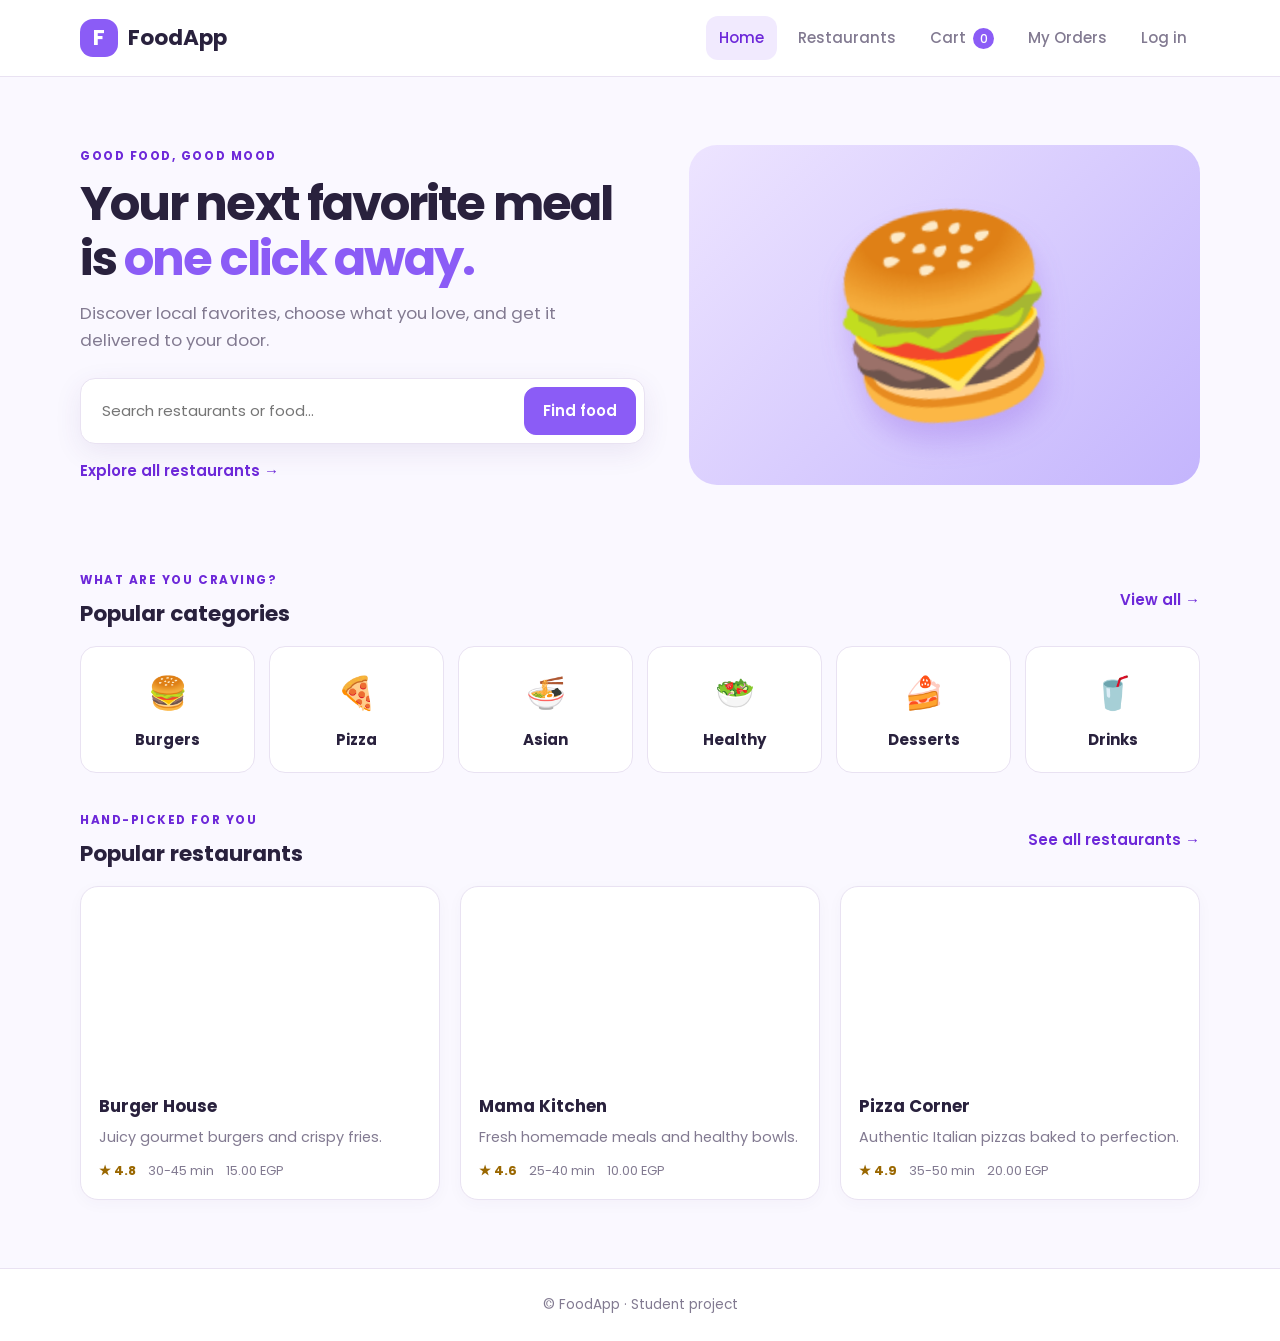
<file: index.html>
<!DOCTYPE html>
<html lang="en">
<head>
  <meta charset="utf-8">
  <meta name="viewport" content="width=device-width, initial-scale=1">
  <title>FoodApp | Discover great food</title>
  <link rel="preconnect" href="https://fonts.googleapis.com">
  <link rel="preconnect" href="https://fonts.gstatic.com" crossorigin>
  <link href="https://fonts.googleapis.com/css2?family=Poppins:wght@400;500;600;700&display=swap" rel="stylesheet">
  <link rel="stylesheet" href="css/common.css">
<link rel="stylesheet" href="css/home.css">
</head>
<body>
  <header id="site-header"></header>

  <main class="container">
    <section class="hero">
      <div class="hero-copy">
        <p class="eyebrow">GOOD FOOD, GOOD MOOD</p>
        <h1>Your next favorite meal is <span>one click away.</span></h1>
        <p>Discover local favorites, choose what you love, and get it delivered to your door.</p>
        <form class="search-form" action="restaurants.html">
          <input name="q" placeholder="Search restaurants or food..." aria-label="Search restaurants or food">
          <button class="btn">Find food</button>
        </form>
        <a class="text-link" href="restaurants.html">Explore all restaurants →</a>
      </div>
      <div class="hero-image" role="img" aria-label="Delicious burger and fries"></div>
    </section>

    <section class="section">
      <div class="section-heading">
        <div>
          <p class="eyebrow">WHAT ARE YOU CRAVING?</p>
          <h2>Popular categories</h2>
        </div>
        <a class="text-link" href="restaurants.html">View all →</a>
      </div>
      <div id="category-list" class="category-grid"></div>
    </section>

    <section class="section">
      <div class="section-heading">
        <div>
          <p class="eyebrow">HAND-PICKED FOR YOU</p>
          <h2>Popular restaurants</h2>
        </div>
        <a class="text-link" href="restaurants.html">See all restaurants →</a>
      </div>
      <div id="popular-list" class="restaurant-grid"></div>
    </section>
  </main>

  <footer class="footer">
    © FoodApp · Student project
  </footer>

  <script src="js/app.js"></script>
</body>
</html>
</file>
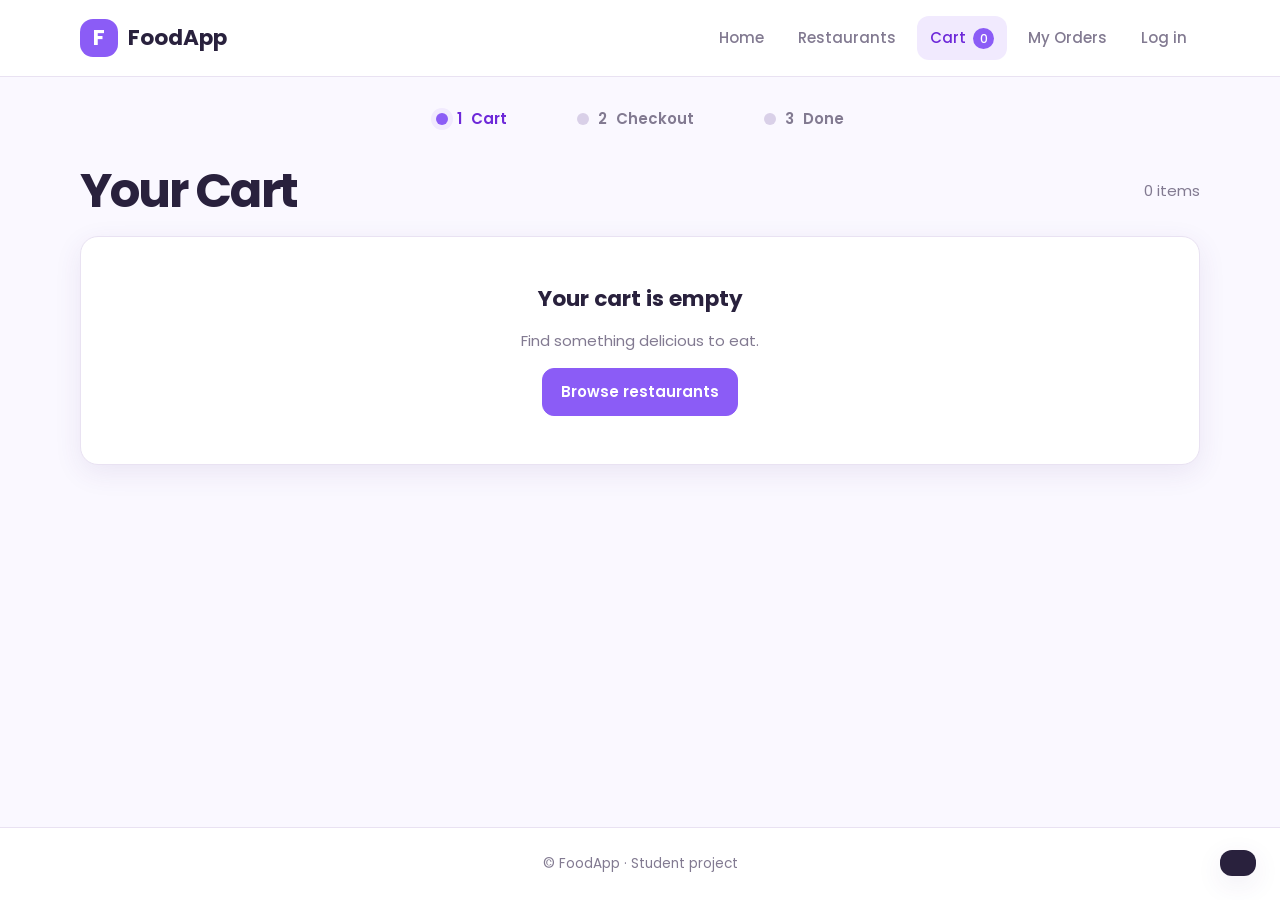
<file: cart.html>
<!DOCTYPE html>
<html lang="en">
<head>
  <meta charset="utf-8">
  <meta name="viewport" content="width=device-width, initial-scale=1">
  <title>Cart & Checkout | FoodApp</title>
  <link rel="preconnect" href="https://fonts.googleapis.com">
  <link rel="preconnect" href="https://fonts.gstatic.com" crossorigin>
  <link href="https://fonts.googleapis.com/css2?family=Poppins:wght@400;500;600;700&display=swap" rel="stylesheet">
  <link rel="stylesheet" href="css/common.css">
<link rel="stylesheet" href="css/cart.css">
</head>
<body>
  <header id="site-header"></header>

  <main class="container">
    <ol class="stepper">
      <li class="step active" id="step-cart">1 <span>Cart</span></li>
      <li class="step" id="step-checkout">2 <span>Checkout</span></li>
      <li class="step" id="step-done">3 <span>Done</span></li>
    </ol>

    <section id="cart-view">
      <div class="section-heading">
        <h1>Your Cart</h1>
        <span id="cart-count-label" class="muted"></span>
      </div>

      <div id="cart-empty" class="panel empty hidden">
        <h2>Your cart is empty</h2>
        <p>Find something delicious to eat.</p>
        <a class="btn" href="restaurants.html">Browse restaurants</a>
      </div>

      <div id="cart-content" class="two-column">
        <section class="panel">
          <div class="panel-heading">
            <h2>Items</h2>
            <button class="link-button" id="clear-cart">Clear cart</button>
          </div>
          <div id="cart-items"></div>
        </section>

        <aside class="panel summary">
          <h2>Order summary</h2>
          <div id="cart-summary"></div>
          <form id="promo-form" class="promo-form">
            <input id="promo-input" placeholder="Promo code" maxlength="20" aria-label="Promo code">
            <button class="btn btn-outline">Apply</button>
          </form>
          <p id="promo-msg" class="muted" aria-live="polite"></p>
          <button id="checkout-btn" class="btn full-width">Proceed to checkout</button>
          <a class="text-link centered" href="restaurants.html">← Continue shopping</a>
        </aside>
      </div>
    </section>

    <section id="checkout-view" class="hidden">
      <h1>Checkout</h1>
      <div class="two-column">
        <form id="checkout-form" class="panel">
          <h2>Delivery details</h2>
          <label>Full name <input id="fullName" required autocomplete="name"></label>
          <p class="error" id="err-fullName"></p>

          <label>Phone number <input id="phone" type="tel" required autocomplete="tel" placeholder="01012345678"></label>
          <p class="error" id="err-phone"></p>

          <label>Delivery address <textarea id="address" rows="3" required autocomplete="street-address"></textarea></label>
          <p class="error" id="err-address"></p>

          <label>Notes (optional) <textarea id="notes" rows="2" maxlength="200"></textarea></label>
          <p class="muted"><span id="notes-count">0</span>/200</p>

          <h2>Payment method</h2>
          <label class="radio-label">
            <input type="radio" name="payment" value="Cash on Delivery" checked> Cash on Delivery
          </label>
          <button class="btn full-width" id="place-btn" type="submit">Place order</button>
        </form>

        <aside class="panel summary">
          <h2>Your items</h2>
          <div id="items-preview"></div>
          <hr>
          <div id="checkout-summary"></div>
          <button type="button" id="back-btn" class="btn btn-outline full-width">← Back to cart</button>
        </aside>
      </div>
    </section>

    <section id="success-view" class="panel success hidden">
      <div class="success-mark">✓</div>
      <h1>Order placed successfully!</h1>
      <p class="muted">Your order is pending confirmation.</p>
      <p>Order ID: <strong id="order-id-text"></strong> <button id="copy-id" class="link-button">Copy</button></p>
      <div id="order-recap"></div>
      <div class="button-row">
        <a class="btn" href="orders.html">View my orders</a>
        <a class="btn btn-outline" href="index.html">Back to home</a>
      </div>
    </section>
  </main>

  <footer class="footer">
    © FoodApp · Student project
  </footer>

  <div id="toast" class="toast" role="status"></div>
  <script src="js/app.js"></script>
  <script src="js/cart.js"></script>
</body>
</html>
</file>
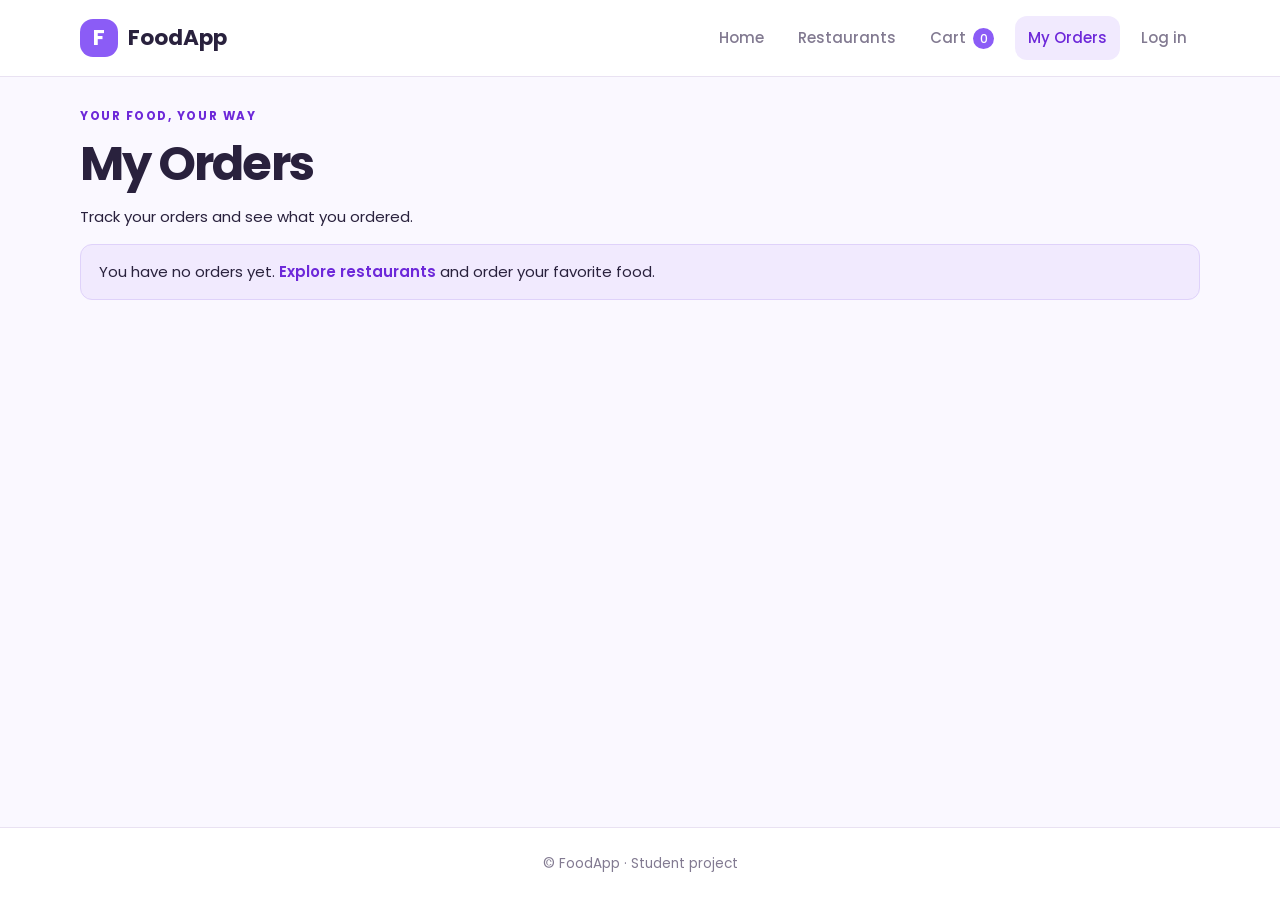
<file: orders.html>
<!DOCTYPE html>
<html lang="en">
<head>
  <meta charset="utf-8">
  <meta name="viewport" content="width=device-width, initial-scale=1">
  <title>My Orders | FoodApp</title>
  <link rel="preconnect" href="https://fonts.googleapis.com">
  <link rel="preconnect" href="https://fonts.gstatic.com" crossorigin>
  <link href="https://fonts.googleapis.com/css2?family=Poppins:wght@400;500;600;700&display=swap" rel="stylesheet">
  <link rel="stylesheet" href="css/common.css">
<link rel="stylesheet" href="css/orders.css">
</head>
<body>
  <header id="site-header"></header>

  <main class="container">
    <section class="page-intro">
      <p class="eyebrow">YOUR FOOD, YOUR WAY</p>
      <h1>My Orders</h1>
      <p>Track your orders and see what you ordered.</p>
    </section>

    <div id="orders-message" class="notice hidden"></div>
    <section id="orders-list" class="orders-list"></section>

    <div id="details-modal" class="modal hidden" role="dialog" aria-modal="true" aria-labelledby="modal-title">
      <div class="modal-card">
        <button id="close-modal" class="close-button" aria-label="Close">×</button>
        <p class="eyebrow">ORDER INFORMATION</p>
        <h2 id="modal-title">Order details</h2>
        <div id="order-details"></div>
      </div>
    </div>
  </main>

  <footer class="footer">
    © FoodApp · Student project
  </footer>

  <script src="js/app.js"></script>
  <script src="js/orders.js"></script>
</body>
</html>
</file>
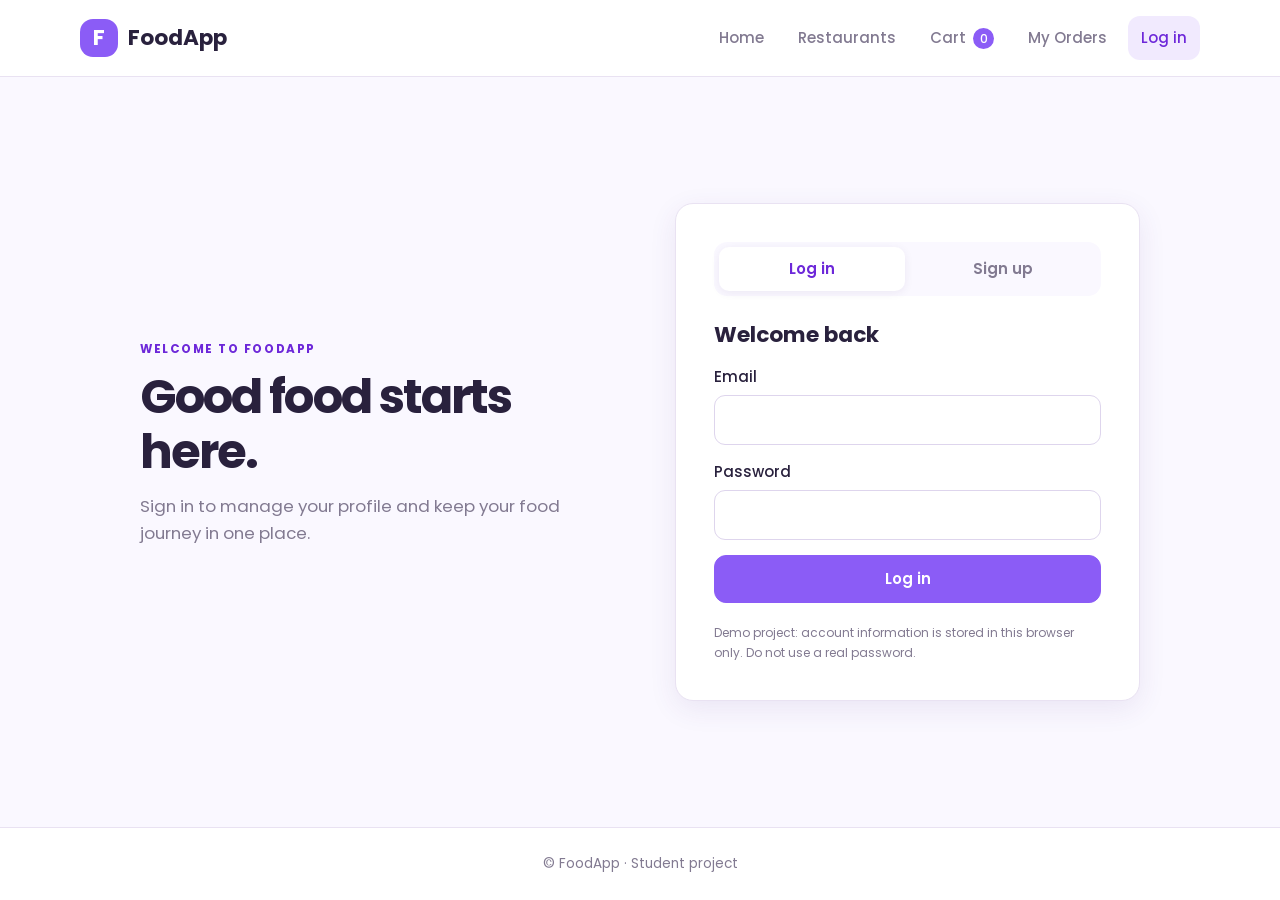
<file: profile.html>
<!DOCTYPE html>
<html lang="en">
<head>
  <meta charset="utf-8">
  <meta name="viewport" content="width=device-width, initial-scale=1">
  <title>Account | FoodApp</title>
  <link rel="preconnect" href="https://fonts.googleapis.com">
  <link rel="preconnect" href="https://fonts.gstatic.com" crossorigin>
  <link href="https://fonts.googleapis.com/css2?family=Poppins:wght@400;500;600;700&display=swap" rel="stylesheet">
  <link rel="stylesheet" href="css/common.css">
<link rel="stylesheet" href="css/profile.css">
</head>
<body>
  <header id="site-header"></header>

  <main class="container account-layout">
    <section class="account-art">
      <p class="eyebrow">WELCOME TO FOODAPP</p>
      <h1>Good food starts here.</h1>
      <p>Sign in to manage your profile and keep your food journey in one place.</p>
    </section>

    <section class="panel account-panel">
      <div id="auth-view">
        <div class="auth-tabs">
          <button class="auth-tab active" data-auth="login">Log in</button>
          <button class="auth-tab" data-auth="signup">Sign up</button>
        </div>

        <form id="login-form">
          <h2>Welcome back</h2>
          <label>Email<input id="login-email" type="email" required autocomplete="email"></label>
          <label>Password<input id="login-password" type="password" required autocomplete="current-password"></label>
          <p id="login-message" class="form-message" aria-live="polite"></p>
          <button class="btn full-width">Log in</button>
        </form>

        <form id="signup-form" class="hidden">
          <h2>Create your account</h2>
          <label>Full name<input id="signup-name" required autocomplete="name"></label>
          <label>Email<input id="signup-email" type="email" required autocomplete="email"></label>
          <label>Password<input id="signup-password" type="password" minlength="6" required autocomplete="new-password"></label>
          <p id="signup-message" class="form-message" aria-live="polite"></p>
          <button class="btn full-width">Create account</button>
        </form>
      </div>

      <div id="profile-view" class="hidden">
        <p class="eyebrow">YOUR ACCOUNT</p>
        <h2>My Profile</h2>
        <form id="profile-form">
          <label>Full name<input id="profile-name" required></label>
          <label>Email<input id="profile-email" type="email" required></label>
          <label>Phone<input id="profile-phone" type="tel"></label>
          <label>Delivery address<textarea id="profile-address" rows="3"></textarea></label>
          <p id="profile-message" class="form-message" aria-live="polite"></p>
          <button class="btn full-width">Save profile</button>
        </form>
        <button id="logout-btn" class="btn btn-outline full-width top-gap">Log out</button>
      </div>

      <p class="fine-print">Demo project: account information is stored in this browser only. Do not use a real password.</p>
    </section>
  </main>

  <footer class="footer">
    © FoodApp · Student project
  </footer>

  <script src="js/app.js"></script>
  <script src="js/profile.js"></script>
</body>
</html>
</file>
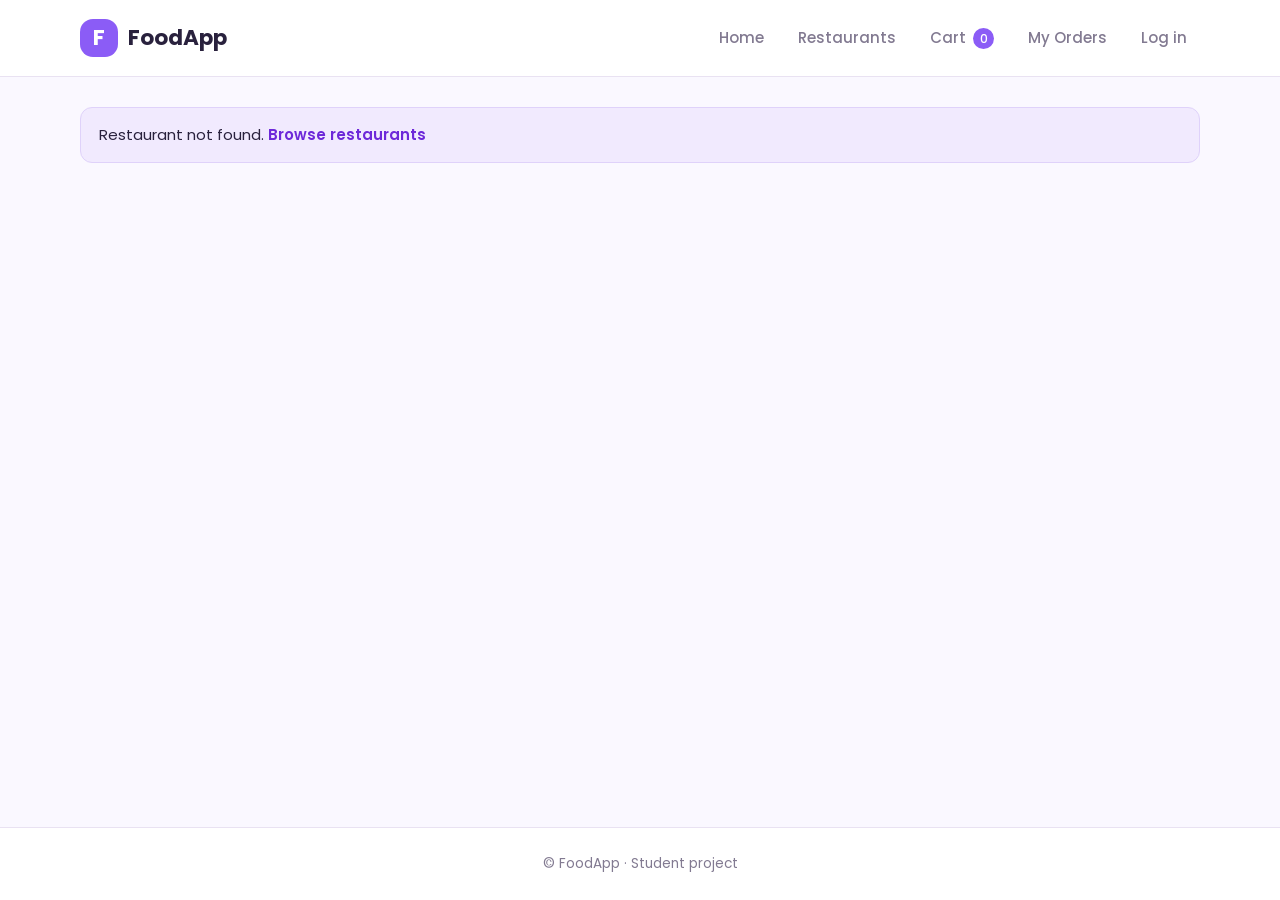
<file: restaurant-details.html>
<!DOCTYPE html>
<html lang="en">
<head>
  <meta charset="utf-8">
  <meta name="viewport" content="width=device-width, initial-scale=1">
  <title>Restaurant menu | FoodApp</title>
  <link rel="preconnect" href="https://fonts.googleapis.com">
  <link rel="preconnect" href="https://fonts.gstatic.com" crossorigin>
  <link href="https://fonts.googleapis.com/css2?family=Poppins:wght@400;500;600;700&display=swap" rel="stylesheet">
 <link rel="stylesheet" href="css/common.css">
<link rel="stylesheet" href="css/restaurant-details.css">
</head>
<body>
  <header id="site-header"></header>

  <main class="container" id="restaurant-details">
    <p class="notice">Loading restaurant...</p>
  </main>

  <footer class="footer">
    © FoodApp · Student project
  </footer>

  <script src="js/app.js"></script>
</body>
</html>
</file>
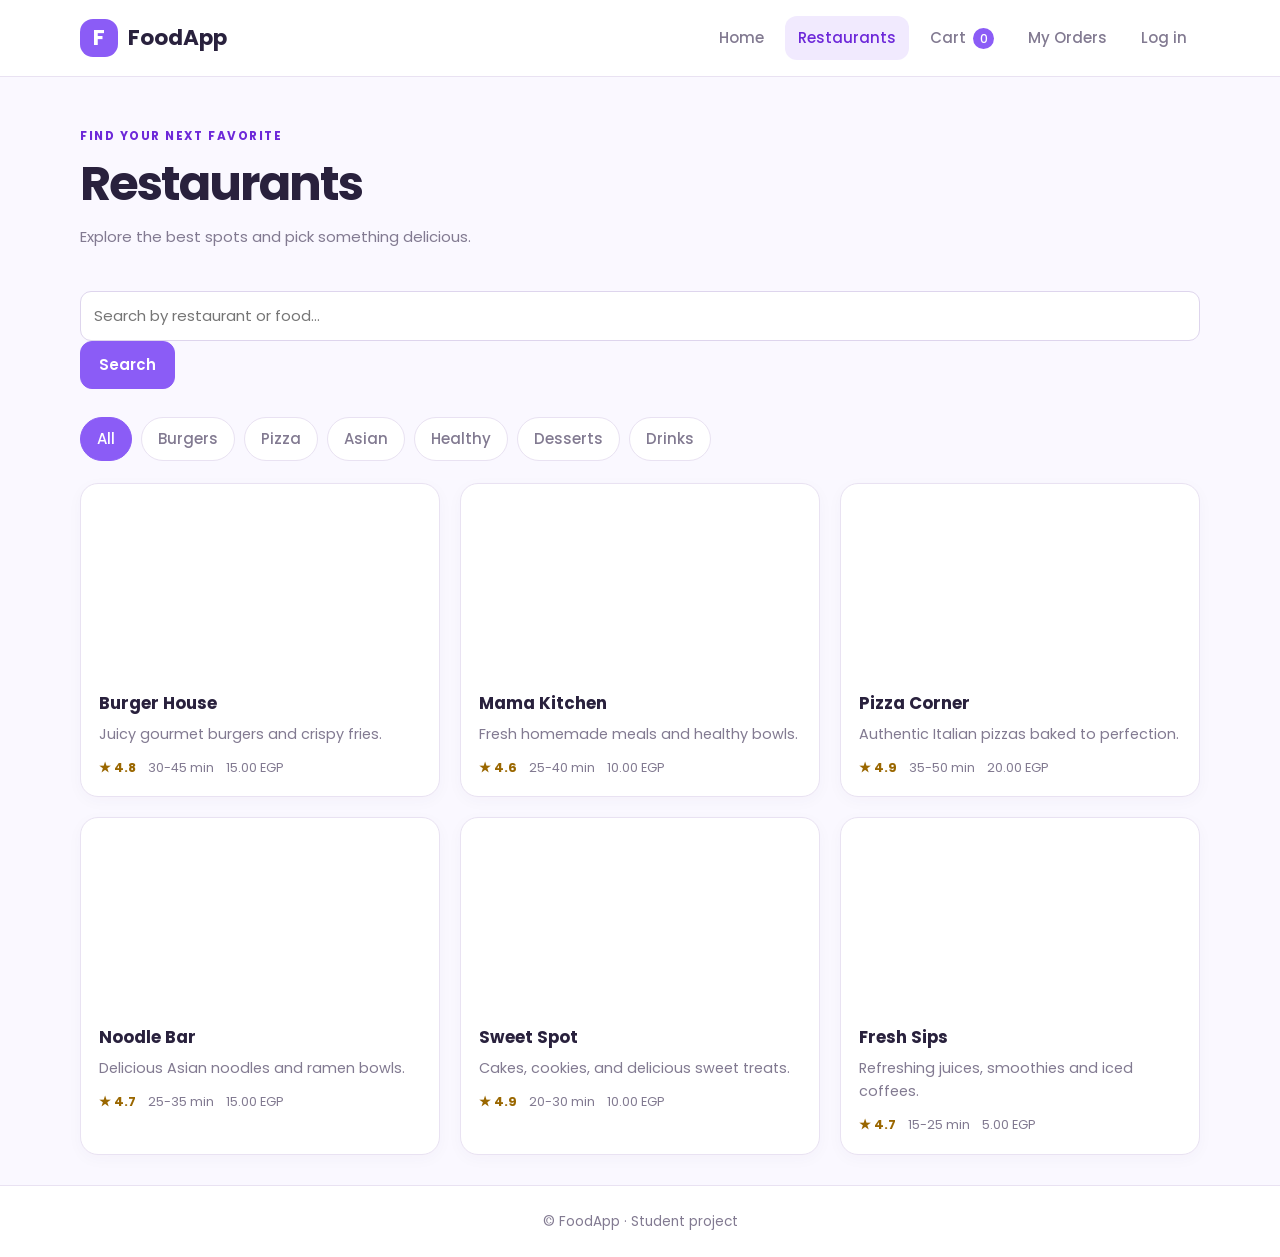
<file: restaurants.html>
<!DOCTYPE html>
<html lang="en">
<head>
  <meta charset="utf-8">
  <meta name="viewport" content="width=device-width, initial-scale=1">
  <title>Restaurants | FoodApp</title>
  <link rel="preconnect" href="https://fonts.googleapis.com">
  <link rel="preconnect" href="https://fonts.gstatic.com" crossorigin>
  <link href="https://fonts.googleapis.com/css2?family=Poppins:wght@400;500;600;700&display=swap" rel="stylesheet">
  <link rel="stylesheet" href="css/common.css">
<link rel="stylesheet" href="css/restaurants.css">
</head>
<body>
  <header id="site-header"></header>
  
  <main class="container">
    <section class="page-intro">
      <p class="eyebrow">FIND YOUR NEXT FAVORITE</p>
      <h1>Restaurants</h1>
      <p>Explore the best spots and pick something delicious.</p>
    </section>
    
    <form class="search-form page-search" id="restaurant-search">
      <input id="restaurant-query" placeholder="Search by restaurant or food..." aria-label="Search restaurants">
      <button class="btn">Search</button>
    </form>
    
    <div id="filter-list" class="filter-list"></div>
    <div id="restaurant-list" class="restaurant-grid"></div>
    <p id="no-results" class="notice hidden">No restaurants found. Try another search or category.</p>
  </main>

  <footer class="footer">
    © FoodApp · Student project
  </footer>

  <script src="js/app.js"></script>
</body>
</html>
</file>
<file: css/common.css>
/* --- FoodApp Shared Styles (White & Purple Theme) --- */

:root {
  --primary: #8b5cf6;
  --primary-dark: #6d28d9;
  --primary-soft: #f1eafe;
  --bg: #faf8ff;
  --surface: #fff;
  --text: #29213d;
  --muted: #827a91;
  --line: #e9e2f2;
  --success: #168a55;
  --danger: #d14363;
  --radius: 18px;
  --shadow: 0 8px 28px rgba(76, 42, 130, .09);
  --font: 'Poppins', sans-serif;
}

*,
*::before,
*::after {
  box-sizing: border-box;
}

html {
  scroll-behavior: smooth;
}

body {
  margin: 0;
  background: var(--bg);
  color: var(--text);
  font-family: var(--font);
  font-size: 15px;
  line-height: 1.6;
}

a {
  color: inherit;
  text-decoration: none;
}

button,
input,
textarea {
  font: inherit;
}

button {
  cursor: pointer;
}

img {
  max-width: 100%;
}

/* --- Typography & Layout --- */
.container {
  width: min(1120px, calc(100% - 36px));
  margin-inline: auto;
  padding-block: 30px;
  min-height: calc(100vh - 150px);
}

.hidden {
  display: none !important;
}

.muted {
  color: var(--muted);
}

h1,
h2,
h3,
p {
  margin-top: 0;
}

h1 {
  font-size: clamp(2rem, 4vw, 3rem);
  line-height: 1.15;
  letter-spacing: -.04em;
  margin-bottom: 14px;
}

h2 {
  font-size: 1.35rem;
  line-height: 1.3;
  margin-bottom: 16px;
}

h3 {
  font-size: 1.05rem;
  line-height: 1.35;
  margin-bottom: 8px;
}

/* --- Navigation & Brand --- */
.site-nav {
  background: #fff;
  border-bottom: 1px solid var(--line);
  position: sticky;
  top: 0;
  z-index: 20;
}

.nav-inner {
  width: min(1120px, calc(100% - 36px));
  min-height: 76px;
  margin: auto;
  display: flex;
  align-items: center;
  justify-content: space-between;
  gap: 24px;
}

.brand {
  font-size: 1.35rem;
  font-weight: 700;
  display: flex;
  align-items: center;
  gap: 10px;
  white-space: nowrap;
}

.brand-mark {
  display: grid;
  place-items: center;
  width: 38px;
  height: 38px;
  border-radius: 13px;
  background: var(--primary);
  color: white;
}

.nav-links {
  display: flex;
  align-items: center;
  gap: 8px;
}

.nav-links a {
  padding: 10px 13px;
  border-radius: 12px;
  color: var(--muted);
  font-weight: 500;
  transition: .2s;
}

.nav-links a:hover,
.nav-links a.active {
  background: var(--primary-soft);
  color: var(--primary-dark);
}

.cart-count {
  display: inline-grid;
  place-items: center;
  min-width: 21px;
  height: 21px;
  padding: 0 5px;
  border-radius: 20px;
  background: var(--primary);
  color: #fff;
  font-size: .75rem;
  margin-left: 3px;
}

/* --- Buttons & Links --- */
.btn {
  display: inline-flex;
  align-items: center;
  justify-content: center;
  gap: 8px;
  background: var(--primary);
  color: #fff;
  border: 1px solid var(--primary);
  border-radius: 12px;
  padding: 11px 18px;
  font-weight: 600;
  transition: background .2s, transform .2s;
  white-space: nowrap;
}

.btn:hover {
  background: var(--primary-dark);
  border-color: var(--primary-dark);
  transform: translateY(-1px);
}

.btn-outline {
  background: #fff;
  color: var(--primary-dark);
  border-color: #d7c8f5;
}

.btn-outline:hover {
  background: var(--primary-soft);
  color: var(--primary-dark);
  border-color: var(--primary);
}

.full-width {
  width: 100%;
}

.text-link {
  color: var(--primary-dark);
  font-weight: 600;
}

.text-link:hover {
  text-decoration: underline;
}

.link-button {
  background: none;
  border: 0;
  color: var(--primary-dark);
  font-weight: 600;
  padding: 4px;
}

/* --- Sections, Panels & Components --- */
.section {
  margin-block: 38px;
}

.section-heading {
  display: flex;
  align-items: center;
  justify-content: space-between;
  gap: 18px;
  margin-bottom: 18px;
}

.section-heading h1,
.section-heading h2 {
  margin-bottom: 0;
}

.eyebrow {
  text-transform: uppercase;
  letter-spacing: .13em;
  font-size: .74rem;
  font-weight: 700;
  color: var(--primary-dark);
  margin-bottom: 10px;
}

.panel {
  background: #fff;
  border: 1px solid var(--line);
  border-radius: var(--radius);
  padding: 24px;
  box-shadow: var(--shadow);
}

/* --- Forms & Inputs --- */
input:not([type=radio]):not([type=checkbox]),
textarea {
  width: 100%;
  min-width: 0;
  border: 1px solid #ded5ed;
  border-radius: 11px;
  background: #fff;
  color: var(--text);
  padding: 12px 13px;
  outline: none;
  transition: border .2s, box-shadow .2s;
}

input:focus,
textarea:focus {
  border-color: var(--primary);
  box-shadow: 0 0 0 3px #8b5cf61c;
}

textarea {
  resize: vertical;
}

label {
  display: block;
  font-weight: 500;
  margin-bottom: 15px;
}

label input,
label textarea {
  margin-top: 6px;
}

hr {
  border: 0;
  border-top: 1px solid var(--line);
  margin: 18px 0;
}

.notice {
  padding: 15px 18px;
  border: 1px solid #dfd2fa;
  background: var(--primary-soft);
  border-radius: 12px;
  color: var(--text);
}

.error {
  color: var(--danger);
  font-size: .85rem;
  margin: -9px 0 12px;
}

.form-message {
  color: var(--primary-dark);
  font-size: .9rem;
}

/* --- Utilities & Toast --- */
.top-gap {
  margin-top: 12px;
}

.centered {
  text-align: center;
  display: block;
  margin-top: 15px;
}

.rating {
  color: #9a6700;
  font-weight: 700;
}

.toast {
  position: fixed;
  bottom: 24px;
  right: 24px;
  z-index: 50;
  background: #29213d;
  color: #fff;
  padding: 13px 18px;
  border-radius: 12px;
  box-shadow: var(--shadow);
  max-width: calc(100% - 48px);
}

.footer {
  text-align: center;
  color: var(--muted);
  padding: 25px 18px;
  border-top: 1px solid var(--line);
  background: #fff;
  font-size: .85rem;
}

/* --- Responsive Media Queries --- */
@media (max-width: 700px) {
  .nav-inner {
    align-items: flex-start;
    flex-direction: column;
    padding: 14px 0;
    gap: 8px;
  }
  .nav-links {
    width: 100%;
    overflow-x: auto;
    padding-bottom: 3px;
  }
  .nav-links a {
    white-space: nowrap;
    padding: 8px 10px;
  }
  .container {
    width: min(100% - 24px, 1120px);
    padding-top: 22px;
  }
  .panel {
    padding: 18px;
  }
  .section-heading {
    align-items: flex-start;
  }
}
</file>
<file: css/home.css>
/* --- Hero Section & Search Form --- */
.hero {
  display: grid;
  grid-template-columns: 1.05fr .95fr;
  align-items: center;
  gap: 44px;
  padding: 38px 0 48px;
}

.hero-copy > p:not(.eyebrow) {
  max-width: 540px;
  color: var(--muted);
  font-size: 1.05rem;
}

.hero h1 span {
  color: var(--primary);
}

.search-form {
  display: flex;
  gap: 10px;
  padding: 8px;
  background: #fff;
  border: 1px solid var(--line);
  border-radius: 15px;
  box-shadow: var(--shadow);
  max-width: 590px;
  margin: 24px 0 15px;
}

.search-form input:not([type=radio]) {
  border: 0 !important;
  box-shadow: none !important;
}

.hero-image {
  min-height: 340px;
  border-radius: 28px;
  background: linear-gradient(135deg, #ede4ff, #c4b5fd);
  position: relative;
  overflow: hidden;
}

.hero-image:before {
  content: '🍔';
  position: absolute;
  font-size: clamp(7rem, 15vw, 12rem);
  inset: 0;
  display: grid;
  place-items: center;
  filter: drop-shadow(0 18px 14px #6d28d933);
  transform: rotate(-8deg);
}

/* --- Category Grid & Cards --- */
.category-grid {
  display: grid;
  grid-template-columns: repeat(6, minmax(0, 1fr));
  gap: 14px;
}

.category-card {
  display: flex;
  flex-direction: column;
  align-items: center;
  gap: 10px;
  padding: 20px 10px;
  background: #fff;
  border: 1px solid var(--line);
  border-radius: 16px;
  transition: .2s;
}

.category-card:hover {
  border-color: #c4b5fd;
  background: var(--primary-soft);
  transform: translateY(-3px);
}

.category-emoji {
  font-size: 2rem;
}

/* --- Restaurant Grid & Cards --- */
.restaurant-grid {
  display: grid;
  grid-template-columns: repeat(3, minmax(0, 1fr));
  gap: 20px;
}

.restaurant-card {
  display: block;
  overflow: hidden;
  background: #fff;
  border: 1px solid var(--line);
  border-radius: 18px;
  transition: .22s;
  box-shadow: 0 4px 16px #38205d08;
}

.restaurant-card:hover {
  transform: translateY(-4px);
  border-color: #c4b5fd;
  box-shadow: var(--shadow);
}

.restaurant-photo {
  height: 190px;
  background: linear-gradient(135deg, #eee5ff, #c4b5fd);
  background-position: center;
  background-size: cover;
}

.restaurant-body {
  padding: 18px;
}

.restaurant-body p {
  color: var(--muted);
  font-size: .9rem;
  margin-bottom: 12px;
}

.restaurant-meta {
  display: flex;
  flex-wrap: wrap;
  gap: 12px;
  color: var(--muted);
  font-size: .8rem;
}

/* --- Page Intro & Filters --- */
.page-intro {
  padding: 20px 0 15px;
}

.page-intro > p:last-child {
  color: var(--muted);
}

.page-search {
  max-width: 100%;
  margin: 12px 0 20px;
}

.filter-list {
  display: flex;
  gap: 9px;
  overflow-x: auto;
  padding: 8px 0 22px;
}

.filter-chip {
  border: 1px solid var(--line);
  background: #fff;
  color: var(--muted);
  padding: 9px 16px;
  border-radius: 30px;
  white-space: nowrap;
  font-weight: 500;
}

.filter-chip:hover,
.filter-chip.active {
  background: var(--primary);
  border-color: var(--primary);
  color: #fff;
}

/* --- Detail Hero Section --- */
.detail-hero {
  display: grid;
  grid-template-columns: .9fr 1.1fr;
  align-items: center;
  gap: 30px;
  margin: 20px 0 36px;
}

.detail-photo {
  min-height: 270px;
  border-radius: 22px;
  background: linear-gradient(135deg, #eee5ff, #c4b5fd);
  background-size: cover;
  background-position: center;
}

/* --- Menu Grid & Items --- */
.menu-grid {
  display: grid;
  grid-template-columns: repeat(2, minmax(0, 1fr));
  gap: 15px;
}

.menu-item {
  display: flex;
  align-items: center;
  gap: 14px;
  padding: 16px;
  background: #fff;
  border: 1px solid var(--line);
  border-radius: 16px;
}

.menu-emoji {
  display: grid;
  place-items: center;
  flex: 0 0 65px;
  height: 65px;
  border-radius: 13px;
  background: var(--primary-soft);
  font-size: 2rem;
}

.menu-item-info {
  flex: 1;
  min-width: 0;
}

.menu-item-info p {
  font-size: .84rem;
  color: var(--muted);
  margin-bottom: 6px;
}

.menu-price {
  font-weight: 700;
  color: var(--primary-dark);
}

.add-btn {
  border: 0;
  border-radius: 10px;
  padding: 9px 12px;
  background: var(--primary-soft);
  color: var(--primary-dark);
  font-weight: 700;
}

.add-btn:hover {
  background: var(--primary);
  color: white;
}

/* --- Responsive Media Queries --- */
@media (max-width: 850px) {
  .hero {
    grid-template-columns: 1fr;
    gap: 24px;
  }
  .hero-image {
    min-height: 240px;
  }
  .category-grid {
    grid-template-columns: repeat(3, minmax(0, 1fr));
  }
  .restaurant-grid {
    grid-template-columns: repeat(2, minmax(0, 1fr));
  }
  .detail-hero {
    grid-template-columns: 1fr;
  }
  .detail-photo {
    min-height: 230px;
  }
}

@media (max-width: 560px) {
  .restaurant-grid,
  .menu-grid {
    grid-template-columns: 1fr;
  }
  .search-form {
    flex-wrap: wrap;
  }
  .search-form .btn {
    width: 100%;
  }
  .restaurant-photo {
    height: 210px;
  }
  .menu-item {
    align-items: flex-start;
  }
  .menu-emoji {
    flex-basis: 54px;
    height: 54px;
    font-size: 1.6rem;
  }
}
</file>
<file: css/cart.css>
/* --- Stepper & Progress Bar --- */
.stepper {
  list-style: none;
  display: flex;
  justify-content: center;
  gap: clamp(15px, 6vw, 70px);
  padding: 0;
  margin: 0 auto 32px;
  color: var(--muted);
}

.step {
  display: flex;
  align-items: center;
  gap: 9px;
  font-weight: 600;
}

.step:first-child {
  margin-left: 0;
}

.step:before {
  content: '';
  display: inline-block;
  width: 12px;
  height: 12px;
  border-radius: 50%;
  background: #d9d0e8;
}

.step.active {
  color: var(--primary-dark);
}

.step.active:before {
  background: var(--primary);
  box-shadow: 0 0 0 5px var(--primary-soft);
}

/* --- Layout, Summary & Promo Form --- */
.two-column {
  display: grid;
  grid-template-columns: minmax(0, 1.4fr) minmax(280px, .8fr);
  gap: 22px;
  align-items: start;
}

.panel-heading {
  display: flex;
  align-items: center;
  justify-content: space-between;
  gap: 12px;
}

.summary {
  position: sticky;
  top: 100px;
}

.promo-form {
  display: flex;
  gap: 8px;
  margin-top: 18px;
}

.promo-form .btn {
  padding-inline: 13px;
}

.summary-line {
  display: flex;
  justify-content: space-between;
  gap: 15px;
  padding: 10px 0;
  border-bottom: 1px solid #f0ebf6;
}

.summary-line.total {
  font-size: 1.1rem;
  font-weight: 700;
  border-bottom: 0;
  padding-top: 15px;
}

/* --- Cart Items & Quantity Controls --- */
.cart-row {
  display: grid;
  grid-template-columns: 76px minmax(0, 1fr) auto;
  gap: 15px;
  align-items: center;
  padding: 18px 0;
  border-bottom: 1px solid var(--line);
}

.cart-row h3 {
  margin-bottom: 4px;
}

.cart-row p {
  margin-bottom: 7px;
}

.cart-thumb {
  width: 76px;
  height: 76px;
  display: grid;
  place-items: center;
  border-radius: 14px;
  background: var(--primary-soft);
  font-size: 2rem;
  overflow: hidden;
}

.cart-thumb img {
  width: 100%;
  height: 100%;
  object-fit: cover;
}

.qty-controls {
  display: flex;
  align-items: center;
  gap: 9px;
  flex-wrap: wrap;
}

.qty-controls button {
  border: 1px solid var(--line);
  border-radius: 8px;
  background: #fff;
  color: var(--primary-dark);
  padding: 3px 9px;
}

.qty-controls .remove-item {
  border: 0;
  color: var(--danger);
}

.price {
  white-space: nowrap;
}

/* --- Empty States & Success Feedback --- */
.empty {
  text-align: center;
  padding: 48px 20px;
}

.empty p {
  color: var(--muted);
}

.radio-label {
  display: flex;
  align-items: center;
  gap: 10px;
  margin: 10px 0 20px;
}

.success {
  text-align: center;
  max-width: 700px;
  margin: 30px auto;
}

.success-mark {
  width: 70px;
  height: 70px;
  margin: 0 auto 20px;
  display: grid;
  place-items: center;
  border-radius: 50%;
  background: #e4f8ec;
  color: var(--success);
  font-size: 2rem;
}

.button-row {
  display: flex;
  justify-content: center;
  gap: 12px;
  flex-wrap: wrap;
  margin-top: 24px;
}

/* --- Responsive Media Queries --- */
@media (max-width: 780px) {
  .two-column {
    grid-template-columns: 1fr;
  }
  .summary {
    position: static;
  }
  .stepper {
    gap: 20px;
  }
  .cart-row {
    grid-template-columns: 60px minmax(0, 1fr);
  }
  .cart-thumb {
    width: 60px;
    height: 60px;
  }
  .cart-row > .price {
    grid-column: 2;
  }
}
</file>
<file: css/orders.css>
/* --- Orders List & Cards --- */
.orders-list {
  display: grid;
  gap: 16px;
}

.order-card {
  background: #fff;
  border: 1px solid var(--line);
  border-radius: 18px;
  padding: 22px;
  box-shadow: 0 4px 18px #38205d08;
}

.order-card-top,
.order-card-bottom {
  display: flex;
  justify-content: space-between;
  align-items: center;
  gap: 16px;
  flex-wrap: wrap;
}

.order-id {
  font-weight: 700;
  color: var(--primary-dark);
}

.order-date,
.order-items {
  color: var(--muted);
  font-size: .9rem;
}

.order-status {
  display: inline-block;
  border-radius: 30px;
  padding: 6px 12px;
  background: var(--primary-soft);
  color: var(--primary-dark);
  font-weight: 600;
  font-size: .8rem;
}

.total-price {
  font-size: 1.15rem;
}

/* --- Modal & Details --- */
.modal {
  position: fixed;
  inset: 0;
  background: #21163399;
  display: grid;
  place-items: center;
  padding: 20px;
  z-index: 40;
}

.modal-card {
  position: relative;
  background: #fff;
  border-radius: 20px;
  padding: 28px;
  width: min(560px, 100%);
  max-height: 85vh;
  overflow: auto;
  box-shadow: var(--shadow);
}

.close-button {
  position: absolute;
  right: 16px;
  top: 12px;
  border: 0;
  background: var(--primary-soft);
  color: var(--primary-dark);
  border-radius: 50%;
  width: 36px;
  height: 36px;
  font-size: 1.4rem;
}

.order-detail-line {
  display: flex;
  justify-content: space-between;
  gap: 15px;
  padding: 10px 0;
  border-bottom: 1px solid var(--line);
}
</file>
<file: css/profile.css>
/* --- Account Layout & Art --- */
.account-layout {
  display: grid;
  grid-template-columns: 1fr 1fr;
  align-items: center;
  gap: clamp(24px, 6vw, 70px);
  max-width: 1000px;
}

.account-art {
  padding: 35px 0;
}

.account-art h1 {
  max-width: 430px;
}

.account-art > p:last-child {
  max-width: 430px;
  color: var(--muted);
  font-size: 1.05rem;
}

.account-panel {
  padding: clamp(22px, 4vw, 38px);
}

/* --- Auth Tabs & Form --- */
.auth-tabs {
  display: grid;
  grid-template-columns: 1fr 1fr;
  gap: 6px;
  padding: 5px;
  background: var(--bg);
  border-radius: 13px;
  margin-bottom: 25px;
}

.auth-tab {
  border: 0;
  background: transparent;
  border-radius: 10px;
  padding: 10px;
  color: var(--muted);
  font-weight: 600;
}

.auth-tab.active {
  background: #fff;
  color: var(--primary-dark);
  box-shadow: 0 2px 10px #38205d12;
}

.fine-print {
  font-size: .75rem;
  color: var(--muted);
  margin: 20px 0 0;
}

.form-message:empty {
  display: none;
}

/* --- Responsive Media Queries --- */
@media (max-width: 760px) {
  .account-layout {
    grid-template-columns: 1fr;
    gap: 10px;
  }
  .account-art {
    padding: 10px 0;
  }
  .account-art h1 {
    font-size: 2.1rem;
  }
}
</file>
<file: css/restaurant-details.css>
/* --- Detail Hero Section --- */
.detail-hero {
  display: grid;
  grid-template-columns: .9fr 1.1fr;
  align-items: center;
  gap: 30px;
  margin: 20px 0 36px;
}

.detail-photo {
  min-height: 270px;
  border-radius: 22px;
  background: linear-gradient(135deg, #eee5ff, #c4b5fd);
  background-size: cover;
  background-position: center;
}

.detail-hero .text-link {
  display: inline-block;
  margin-bottom: 12px;
}

/* --- Menu Grid & Items --- */
.menu-grid {
  display: grid;
  grid-template-columns: repeat(2, minmax(0, 1fr));
  gap: 15px;
}

.menu-item {
  display: flex;
  align-items: center;
  gap: 14px;
  padding: 16px;
  background: #fff;
  border: 1px solid var(--line);
  border-radius: 16px;
}

.menu-emoji {
  display: grid;
  place-items: center;
  flex: 0 0 65px;
  height: 65px;
  border-radius: 13px;
  background: var(--primary-soft);
  font-size: 2rem;
}

.menu-item-info {
  flex: 1;
  min-width: 0;
}

.menu-item-info p {
  font-size: .84rem;
  color: var(--muted);
  margin-bottom: 6px;
}

.menu-price {
  font-weight: 700;
  color: var(--primary-dark);
}

.add-btn {
  border: 0;
  border-radius: 10px;
  padding: 9px 12px;
  background: var(--primary-soft);
  color: var(--primary-dark);
  font-weight: 700;
}

.add-btn:hover {
  background: var(--primary);
  color: white;
}

/* --- Responsive Media Queries --- */
@media (max-width: 850px) {
  .detail-hero {
    grid-template-columns: 1fr;
  }
  .detail-photo {
    min-height: 230px;
  }
}

@media (max-width: 560px) {
  .menu-grid {
    grid-template-columns: 1fr;
  }
  .menu-item {
    align-items: flex-start;
  }
  .menu-emoji {
    flex-basis: 54px;
    height: 54px;
    font-size: 1.6rem;
  }
}
</file>
<file: css/restaurants.css>
/* --- Page Intro & Search --- */
.page-intro {
  padding: 20px 0 15px;
}

.page-intro > p:last-child {
  color: var(--muted);
}

.page-search {
  max-width: 100%;
  margin: 12px 0 20px;
}

/* --- Filter List & Chips --- */
.filter-list {
  display: flex;
  gap: 9px;
  overflow-x: auto;
  padding: 8px 0 22px;
}

.filter-chip {
  border: 1px solid var(--line);
  background: #fff;
  color: var(--muted);
  padding: 9px 16px;
  border-radius: 30px;
  white-space: nowrap;
  font-weight: 500;
}

.filter-chip:hover,
.filter-chip.active {
  background: var(--primary);
  border-color: var(--primary);
  color: #fff;
}

/* --- Restaurant Grid & Cards --- */
.restaurant-grid {
  display: grid;
  grid-template-columns: repeat(3, minmax(0, 1fr));
  gap: 20px;
}

.restaurant-card {
  display: block;
  overflow: hidden;
  background: #fff;
  border: 1px solid var(--line);
  border-radius: 18px;
  transition: .22s;
  box-shadow: 0 4px 16px #38205d08;
}

.restaurant-card:hover {
  transform: translateY(-4px);
  border-color: #c4b5fd;
  box-shadow: var(--shadow);
}

.restaurant-photo {
  height: 190px;
  background: linear-gradient(135deg, #eee5ff, #c4b5fd);
  background-position: center;
  background-size: cover;
}

.restaurant-body {
  padding: 18px;
}

.restaurant-body p {
  color: var(--muted);
  font-size: .9rem;
  margin-bottom: 12px;
}

.restaurant-meta {
  display: flex;
  flex-wrap: wrap;
  gap: 12px;
  color: var(--muted);
  font-size: .8rem;
}

.rating {
  color: #9a6700;
  font-weight: 700;
}

/* --- Responsive Media Queries --- */
@media (max-width: 850px) {
  .restaurant-grid {
    grid-template-columns: repeat(2, minmax(0, 1fr));
  }
}

@media (max-width: 560px) {
  .restaurant-grid {
    grid-template-columns: 1fr;
  }
  .restaurant-photo {
    height: 210px;
  }
}
</file>
